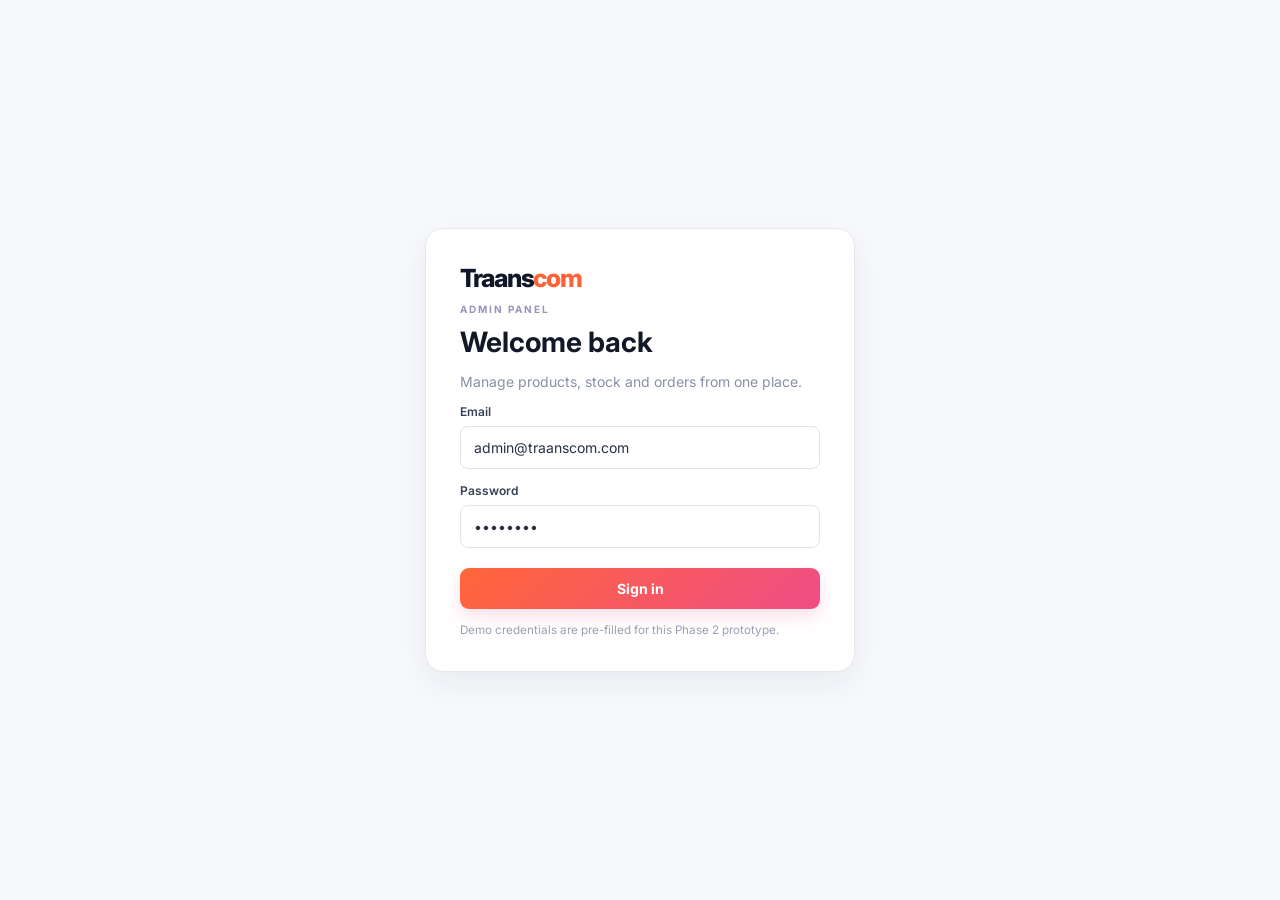
<file: index.html>
<!DOCTYPE html>
<html lang="en">
<head>
<meta charset="UTF-8">
<meta name="viewport" content="width=device-width,initial-scale=1">
<title>Traanscom Admin</title>

<link rel="preconnect" href="https://fonts.googleapis.com">
<link rel="preconnect" href="https://fonts.gstatic.com" crossorigin>
<link href="https://fonts.googleapis.com/css2?family=Inter:wght@400;500;600;700;800&display=swap" rel="stylesheet">

<link rel="stylesheet" href="admin.css">
</head>

<body>

<div id="loginView" class="login-view">
  <div class="login-card">

    <div class="brand">Traans<span>com</span></div>

    <p class="eyebrow">ADMIN PANEL</p>

    <h1>Welcome back</h1>

    <p class="muted">
      Manage products, stock and orders from one place.
    </p>

    <label>Email</label>
    <input
      id="loginEmail"
      type="email"
      value="admin@traanscom.com"
    >

    <label>Password</label>
    <input
      id="loginPassword"
      type="password"
      value="admin123"
    >

    <button
      class="btn primary full"
      id="loginBtn"
    >
      Sign in
    </button>

    <small>
      Demo credentials are pre-filled for this Phase 2 prototype.
    </small>

  </div>
</div>


<div id="app" class="app hidden">

  <aside class="sidebar">

    <div class="brand">
      Traans<span>com</span>
    </div>

    <p class="admin-label">
      ADMIN PANEL
    </p>

    <nav>

      <button
        class="nav-item active"
        data-view="dashboard"
      >
        <span class="nav-icon">▦</span>
        <span>Dashboard</span>
      </button>

      <button
        class="nav-item"
        data-view="products"
      >
        <span class="nav-icon">▤</span>
        <span>Products</span>
      </button>

      <button
        class="nav-item"
        data-view="orders"
      >
        <span class="nav-icon">🛒</span>
        <span>Orders</span>
      </button>

      <button
        class="nav-item"
        data-view="customers"
      >
        <span class="nav-icon">♙</span>
        <span>Customers</span>
      </button>

      <button
        class="nav-item"
        data-view="settings"
      >
        <span class="nav-icon">⚙</span>
        <span>Settings</span>
      </button>

    </nav>

    <button
      class="logout"
      id="logoutBtn"
    >
      ↪
      <span>Log out</span>
    </button>

  </aside>


  <main class="main">

    <header class="topbar">

      <button
        class="mobile-menu"
        id="mobileMenu"
      >
        ☰
      </button>

      <div>

        <h2 id="pageTitle">
          Dashboard
        </h2>

        <p id="pageSubtitle">
          Store overview and quick actions
        </p>

      </div>

      <div class="top-actions">

        <span class="status-dot"></span>

        <span>
          Store online
        </span>

        <span class="avatar">
          A
        </span>

      </div>

    </header>


    <!-- DASHBOARD -->

    <section
      id="dashboardView"
      class="view"
    >

      <div class="stats">

        <div class="stat">

          <span class="stat-icon purple">
            ▤
          </span>

          <div>
            <small>Total Products</small>
            <strong id="statProducts">0</strong>
          </div>

        </div>


        <div class="stat">

          <span class="stat-icon orange">
            🛒
          </span>

          <div>
            <small>Total Orders</small>
            <strong id="statOrders">0</strong>
          </div>

        </div>


        <div class="stat">

          <span class="stat-icon teal">
            ♙
          </span>

          <div>
            <small>Customers</small>
            <strong id="statCustomers">0</strong>
          </div>

        </div>


        <div class="stat">

          <span class="stat-icon pink">
            Rs
          </span>

          <div>
            <small>Revenue</small>
            <strong id="statRevenue">
              Rs. 0
            </strong>
          </div>

        </div>

      </div>


      <div class="grid-two">

        <div class="panel">

          <div class="panel-head">

            <h3>
              Recent orders
            </h3>

            <button
              class="text-btn"
              onclick="showView('orders')"
            >
              View all
            </button>

          </div>

          <div id="recentOrders"></div>

        </div>


        <div class="panel">

          <div class="panel-head">

            <h3>
              Low stock
            </h3>

            <button
              class="text-btn"
              onclick="showView('products')"
            >
              Manage
            </button>

          </div>

          <div id="lowStock"></div>

        </div>

      </div>

    </section>


    <!-- PRODUCTS -->

    <section
      id="productsView"
      class="view hidden"
    >

      <div class="toolbar">

        <div>

          <h3>
            Products
          </h3>

          <p class="muted">
            Manage your store inventory.
          </p>

        </div>

        <button
          class="btn primary"
          id="addProductBtn"
        >
          ＋ Add product
        </button>

      </div>


      <div class="panel product-panel">

        <div class="table-tools">

          <input
            id="productSearch"
            placeholder="Search products..."
          >

          <select id="productCategory">

            <option value="all">
              All categories
            </option>

          </select>

        </div>


        <div class="table-wrap">

          <table>

            <thead>

              <tr>

                <th>PRODUCT</th>
                <th>CATEGORY</th>
                <th>PRICE</th>
                <th>STOCK</th>
                <th>STATUS</th>
                <th>ACTIONS</th>

              </tr>

            </thead>

            <tbody id="productTable"></tbody>

          </table>

        </div>

      </div>

    </section>


    <!-- ORDERS -->

    <section
      id="ordersView"
      class="view hidden"
    >

      <div class="toolbar">

        <div>

          <h3>
            Orders
          </h3>

          <p class="muted">
            Track and update customer orders.
          </p>

        </div>

      </div>


      <div class="panel">

        <div class="table-wrap">

          <table>

            <thead>

              <tr>

                <th>ORDER</th>
                <th>CUSTOMER</th>
                <th>DATE</th>
                <th>TOTAL</th>
                <th>STATUS</th>
                <th>UPDATE</th>

              </tr>

            </thead>

            <tbody id="orderTable"></tbody>

          </table>

        </div>

      </div>

    </section>


    <!-- CUSTOMERS -->

    <section
      id="customersView"
      class="view hidden"
    >

      <div class="toolbar">

        <div>

          <h3>
            Customers
          </h3>

          <p class="muted">
            Customer accounts and order activity.
          </p>

        </div>

      </div>


      <div class="panel">

        <div class="table-wrap">

          <table>

            <thead>

              <tr>

                <th>CUSTOMER</th>
                <th>EMAIL</th>
                <th>ORDERS</th>
                <th>TOTAL SPENT</th>
                <th>STATUS</th>

              </tr>

            </thead>

            <tbody id="customerTable"></tbody>

          </table>

        </div>

      </div>

    </section>


    <!-- SETTINGS -->

    <section
      id="settingsView"
      class="view hidden"
    >

      <div class="toolbar">

        <div>

          <h3>
            Store settings
          </h3>

          <p class="muted">
            Basic store configuration.
          </p>

        </div>

      </div>


      <div class="panel settings">

        <label>
          Store name

          <input
            id="storeName"
            value="Traanscom"
          >

        </label>


        <label>
          Support email

          <input
            id="supportEmail"
            value="support@traanscom.com"
          >

        </label>


        <label>
          Store currency / region

          <select id="storeCurrency"></select>

        </label>


        <p class="muted">
          Select the region/currency used when adding products.
          Each product keeps its own selected currency.
        </p>


        <button
          class="btn primary"
          id="saveSettings"
        >
          Save settings
        </button>
<hr>

<div class="settings-password">

  <h3>
    Change Admin Password
  </h3>

  <p class="muted">
    Update the password used to access the admin panel.
  </p>

  <label>
    Current password

    <input
      id="currentAdminPassword"
      type="password"
      placeholder="Enter current password"
      autocomplete="current-password"
    >
  </label>

  <label>
    New password

    <input
      id="newAdminPassword"
      type="password"
      placeholder="Enter new password"
      autocomplete="new-password"
    >
  </label>

  <label>
    Confirm new password

    <input
      id="confirmAdminPassword"
      type="password"
      placeholder="Confirm new password"
      autocomplete="new-password"
    >
  </label>

  <button
    class="btn primary"
    id="changeAdminPassword"
    type="button"
  >
    Change Password
  </button>

</div>
      </div>

    </section>

  </main>

</div>


<!-- PRODUCT MODAL -->

<div
  class="modal-backdrop"
  id="modalBackdrop"
></div>


<div
  class="modal"
  id="productModal"
>

  <div class="modal-head">

    <div>

      <h3 id="modalTitle">
        Add product
      </h3>

      <p class="muted">
        Add product details, pricing and image.
      </p>

    </div>

    <button id="closeProductModal">
      ×
    </button>

  </div>


  <form id="productForm">

    <input
      type="hidden"
      id="editId"
    >


    <!-- PRODUCT NAME + CATEGORY -->

    <div class="form-grid">

      <label>
        Product name

        <input
          id="pName"
          required
          placeholder="e.g. Wireless Headphones"
        >

      </label>


      <label>
        Category

        <select id="pCategory"></select>

      </label>

    </div>


    <!-- CURRENCY + STOCK -->

    <div class="form-grid">

      <label>
        Currency

        <select id="pCurrency">
  <option value="PKR">PKR — Pakistani Rupee</option>
  <option value="USD">USD — US Dollar</option>
  <option value="GBP">GBP — British Pound</option>
  <option value="EUR">EUR — Euro</option>
  <option value="AED">AED — UAE Dirham</option>
  <option value="SAR">SAR — Saudi Riyal</option>
  <option value="CAD">CAD — Canadian Dollar</option>
  <option value="AUD">AUD — Australian Dollar</option>
  <option value="NZD">NZD — New Zealand Dollar</option>
  <option value="INR">INR — Indian Rupee</option>
  <option value="BDT">BDT — Bangladeshi Taka</option>
  <option value="TRY">TRY — Turkish Lira</option>
</select>

      </label>


      <label>
        Stock

        <input
          id="pStock"
          type="number"
          min="0"
          required
        >

      </label>

    </div>


    <!-- SINGLE PRICE + SINGLE SALE PRICE -->

    <div class="form-grid">

<label id="productPriceLabel">
    Price (PKR)
    <input id="pPrice" type="number" min="0" step="0.01" placeholder="e.g. 4500" required>
</label>

<label id="productSaleLabel">
    Sale Price (PKR)
    <input id="pSale" type="number" min="0" step="0.01" placeholder="e.g. 4000">
</label>

    </div>


    <!-- DESCRIPTION -->

    <label>
      Description

      <textarea
        id="pDescription"
        rows="4"
        placeholder="Product description"
      ></textarea>

    </label>


    <!-- IMAGE -->

    <div class="image-upload">

      <div class="upload-head">

        <div>

          <b>
            Product images
          </b>

          <p class="muted">
            Upload a main product image from your computer.
          </p>

        </div>


        <label
          class="upload-btn"
          for="pImage"
        >
          📷 Choose image
        </label>

      </div>


      <input
        id="pImage"
        type="file"
        accept="image/*"
        hidden
      >


      <div
        id="imagePreview"
        class="image-preview"
      >

        <span class="empty-image">
          No image selected
        </span>

      </div>


      <button
        type="button"
        class="remove-image"
        id="removeImage"
      >
        Remove image
      </button>

    </div>


    <!-- EMOJI -->

    <label>
      Emoji fallback

      <input
        id="pEmoji"
        maxlength="4"
        placeholder="📦"
      >

    </label>


    <!-- ACTIONS -->

    <div class="modal-actions">

      <button
        type="button"
        class="btn secondary"
        id="cancelProduct"
      >
        Cancel
      </button>


      <button
        class="btn primary"
        type="submit"
      >
        Save product
      </button>

    </div>

  </form>

</div>


<div
  class="toast"
  id="toast"
></div>


<script src="admin.js"></script>

</body>
</html>
</file>
<file: admin.css>
*{box-sizing:border-box}
:root{--bg:#f7f8fc;--panel:#fff;--line:#e6e8ef;--text:#111827;--muted:#8790a5;--purple:#7047ff;--pink:#f24f79;--orange:#ff6b3d;--shadow:0 12px 30px rgba(31,35,50,.06)}
html,body{margin:0;min-height:100%;font-family:Inter,Arial,sans-serif;color:var(--text);background:var(--bg)}
body{font-size:14px}
button,input,select,textarea{font:inherit}
button{cursor:pointer}
.hidden{display:none!important}
.muted{color:var(--muted)}
.brand{font-size:25px;font-weight:800;letter-spacing:-1.3px;color:#101828}.brand span{color:#ff6237}
.login-view{min-height:100vh;display:grid;place-items:center;padding:24px;background:#f7f8fc}
.login-card{width:min(430px,100%);background:#fff;border:1px solid var(--line);border-radius:18px;padding:34px;box-shadow:var(--shadow)}
.eyebrow,.admin-label{font-size:10px;letter-spacing:2px;color:#9a91bd;font-weight:700}
.login-card h1{margin:8px 0}.login-card label,.settings label,.modal label{display:block;font-size:12px;font-weight:600;color:#344054;margin:14px 0 7px}
.login-card input,.settings input,.settings select,.modal input,.modal select,.modal textarea,.table-tools input,.table-tools select{width:100%;border:1px solid #dfe3ec;background:#fff;border-radius:8px;padding:12px 13px;outline:none;color:#273043}
input:focus,select:focus,textarea:focus{border-color:#9a82ff;box-shadow:0 0 0 3px rgba(112,71,255,.09)}
.login-card small{display:block;margin-top:14px;color:#98a0b2}
.btn{border:0;border-radius:9px;padding:12px 17px;font-weight:700}.btn.primary{background:linear-gradient(135deg,#ff6639,#ef4d86);color:#fff;box-shadow:0 7px 18px rgba(242,79,121,.18)}.btn.secondary{background:#f3f4f8;color:#596176}.full{width:100%;margin-top:20px}

.app{display:flex;min-height:100vh}.sidebar{width:244px;background:#fff;border-right:1px solid #e2e5ec;padding:27px 17px;position:fixed;left:0;top:0;bottom:0;z-index:10}
.admin-label{margin:42px 12px 18px}.sidebar nav{display:flex;flex-direction:column;gap:4px}.nav-item{border:0;background:transparent;text-align:left;width:100%;display:flex;align-items:center;gap:13px;padding:13px 12px;border-radius:9px;color:#536079;font-weight:600;font-size:16px}.nav-item:hover{background:#f6f4ff}.nav-item.active{background:#f0eaff;color:#6d49f7}.nav-icon{width:18px;text-align:center;font-size:15px}.logout{position:absolute;bottom:31px;left:27px;border:0;background:none;color:#929bad;font-size:15px;display:flex;gap:8px;align-items:center}
.main{margin-left:244px;flex:1;min-width:0;padding:0 34px 40px}.topbar{height:173px;border-bottom:1px solid #e1e4eb;display:flex;align-items:center;justify-content:space-between}.topbar h2{font-size:25px;letter-spacing:-.5px;margin:0 0 6px}.topbar p{margin:0;color:#8c94a8}.top-actions{display:flex;align-items:center;gap:10px;color:#697286;font-size:13px}.status-dot{width:8px;height:8px;border-radius:50%;background:#18b5a4}.avatar{width:36px;height:36px;border-radius:50%;display:grid;place-items:center;background:#f0eaff;color:#7047ff;font-weight:700;margin-left:3px}
.mobile-menu{display:none}.view{padding-top:31px}.toolbar{display:flex;align-items:center;justify-content:space-between;margin-bottom:22px}.toolbar h3{font-size:20px;margin:0 0 7px}.toolbar p{margin:0}.panel{background:#fff;border:1px solid #e3e6ed;border-radius:12px;box-shadow:0 2px 8px rgba(31,35,50,.025)}.product-panel{overflow:hidden}
.table-tools{display:flex;gap:14px;padding:20px}.table-tools input{width:280px}.table-tools select{width:155px}
.table-wrap{overflow-x:auto}table{width:100%;border-collapse:collapse;min-width:760px}th{text-align:left;color:#9aa2b5;font-size:10px;letter-spacing:.8px;padding:11px 20px;border-bottom:1px solid #e5e7ed;font-weight:700}td{padding:13px 20px;border-bottom:1px solid #eceef3;color:#1f2937;font-size:13px;vertical-align:middle}tbody tr:last-child td{border-bottom:0}tbody tr:hover{background:#fbfbfd}
.product-cell{display:flex;align-items:center;gap:10px;min-width:290px}.product-cell b{display:block;white-space:nowrap}.product-cell small{display:block;margin-top:3px;white-space:nowrap}.thumb{width:43px;height:43px;flex:none;border-radius:8px;background:#f0eaff;display:grid;place-items:center;font-size:24px}.thumb-img{width:43px;height:43px;flex:none;border-radius:8px;object-fit:cover;background:#f0eaff}
.current-price{white-space:nowrap}.action-btn{border:0;border-radius:7px;padding:7px 10px;margin-right:5px;font-size:12px;font-weight:600}.action-btn.edit{background:#f5f3ff;color:#6745e9}.action-btn.delete{background:#f5f6f9;color:#ef4f68}
.badge{display:inline-block;border-radius:20px;padding:5px 10px;font-size:10px;font-weight:700;white-space:nowrap}.badge.delivered{background:#e8f8e8;color:#38844b}.badge.pending{background:#fff2d5;color:#b68110}.badge.processing{background:#eee9ff;color:#7251d5}.badge.shipped{background:#e5f2ff;color:#3177b8}.badge.confirmed{background:#e6f8f5;color:#178a7d}.badge.cancelled{background:#ffe8ed;color:#cf415b}
.stats{display:grid;grid-template-columns:repeat(4,1fr);gap:18px;margin-bottom:22px}.stat{background:#fff;border:1px solid var(--line);border-radius:12px;padding:19px;display:flex;align-items:center;gap:14px}.stat small{display:block;color:#8d95a7;margin-bottom:7px}.stat strong{font-size:24px}.stat-icon{width:43px;height:43px;border-radius:11px;display:grid;place-items:center;font-weight:700}.purple{background:#eee9ff;color:#7047ff}.orange{background:#fff0e9;color:#ff6b3d}.teal{background:#e6f8f5;color:#1a9d8e}.pink{background:#ffeaf0;color:#ec4c75}.grid-two{display:grid;grid-template-columns:1.25fr .75fr;gap:20px}.panel-head{padding:18px 20px;border-bottom:1px solid #e7e9ef;display:flex;align-items:center;justify-content:space-between}.panel-head h3{margin:0;font-size:15px}.text-btn{border:0;background:none;color:#7047ff;font-weight:600}.order-mini,.stock-row{padding:15px 20px;display:flex;justify-content:space-between;align-items:center;border-bottom:1px solid #eef0f4}.order-mini:last-child,.stock-row:last-child{border-bottom:0}.order-mini div:last-child{display:flex;gap:12px;align-items:center}.order-mini span,.stock-row span{display:block;color:#9aa2b5;font-size:12px;margin-top:4px}.stock-number{font-size:12px;color:#ef4f8a}
.settings{max-width:650px;padding:25px}.settings p{font-size:12px;margin:12px 0 20px}
.modal-backdrop{position:fixed;inset:0;background:rgba(15,23,42,.35);opacity:0;visibility:hidden;transition:.2s;z-index:30}.modal-backdrop.show{opacity:1;visibility:visible}.modal{position:fixed;z-index:31;left:50%;top:50%;transform:translate(-50%,-46%) scale(.98);width:min(680px,calc(100% - 30px));max-height:92vh;overflow:auto;background:#fff;border-radius:15px;box-shadow:0 25px 70px rgba(15,23,42,.2);opacity:0;visibility:hidden;transition:.2s;padding:25px}.modal.show{opacity:1;visibility:visible;transform:translate(-50%,-50%) scale(1)}.modal-head{display:flex;justify-content:space-between;align-items:flex-start;margin-bottom:18px}.modal-head h3{margin:0 0 5px;font-size:19px}.modal-head button{border:0;background:#f2f3f7;width:34px;height:34px;border-radius:50%;font-size:24px;color:#667085}.form-grid{display:grid;grid-template-columns:1fr 1fr;gap:15px}.modal-actions{display:flex;justify-content:flex-end;gap:10px;margin-top:22px}.image-upload{border:1px dashed #d7dbe6;border-radius:10px;padding:15px;margin-top:15px;background:#fafbfe}.upload-head{display:flex;justify-content:space-between;align-items:center;gap:15px}.upload-head p{margin:4px 0 0;font-size:11px}.upload-btn{display:inline-flex!important;align-items:center!important;margin:0!important;background:#f0eaff;color:#6745e9!important;padding:9px 12px!important;border-radius:8px!important;cursor:pointer}.image-preview{height:150px;margin-top:12px;border-radius:9px;background:#f3f4f8;display:grid;place-items:center;overflow:hidden}.image-preview img{width:100%;height:100%;object-fit:contain}.empty-image{color:#9aa2b5;font-size:12px}.remove-image{border:0;background:none;color:#ef4f68;font-size:12px;padding:8px 0 0}
.toast{position:fixed;right:24px;bottom:24px;background:#161b26;color:#fff;padding:12px 16px;border-radius:9px;box-shadow:0 10px 25px rgba(0,0,0,.15);transform:translateY(20px);opacity:0;pointer-events:none;transition:.2s;z-index:50}.toast.show{transform:translateY(0);opacity:1}

@media(max-width:950px){.sidebar{width:210px}.main{margin-left:210px;padding:0 20px}.stats{grid-template-columns:repeat(2,1fr)}.grid-two{grid-template-columns:1fr}}
@media(max-width:700px){.sidebar{transform:translateX(-100%);transition:.2s;width:244px}.sidebar.open{transform:translateX(0)}.main{margin-left:0;padding:0 15px}.topbar{height:110px}.mobile-menu{display:block;border:0;background:#fff;font-size:21px;margin-right:12px}.topbar>div:first-of-type{margin-right:auto}.top-actions>span:not(.status-dot):not(.avatar){display:none}.stats{grid-template-columns:1fr}.form-grid{grid-template-columns:1fr}.table-tools{flex-direction:column}.table-tools input,.table-tools select{width:100%}.toolbar{align-items:flex-start;gap:12px}.toolbar .btn{white-space:nowrap}}
</file>
